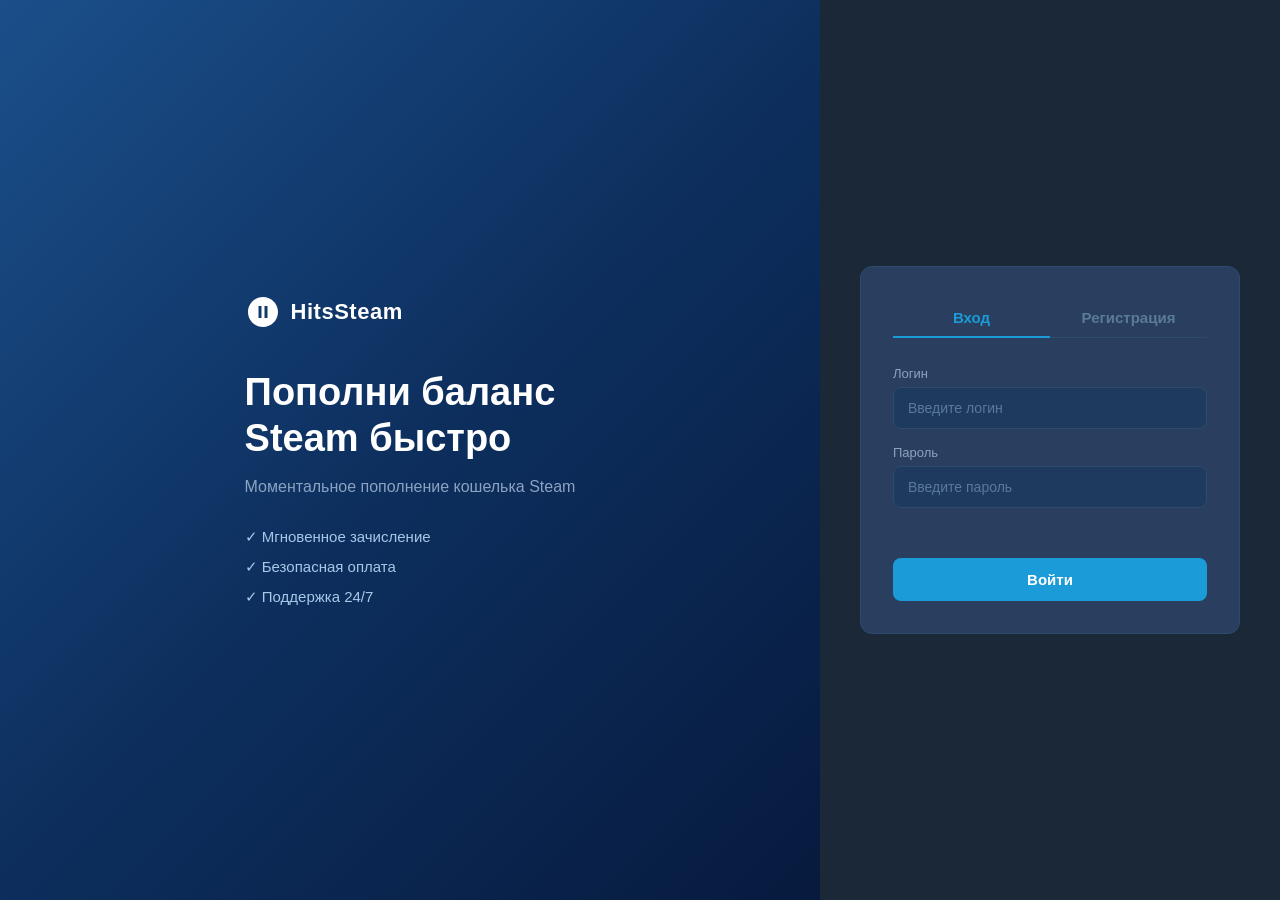
<file: client/index.html>
<!DOCTYPE html>
<html lang="ru">
<head>
    <meta charset="UTF-8">
    <meta name="viewport" content="width=device-width, initial-scale=1.0">
    <title>HitsSteam — Вход</title>
    <link rel="stylesheet" href="css/common.css">
    <link rel="stylesheet" href="css/auth.css">
</head>
<body>
<div class="auth-wrapper">
    <!-- Левая панель -->
    <div class="auth-left">
        <div class="auth-left__content">
            <div class="logo">
                <svg class="logo__icon" viewBox="0 0 24 24" fill="white">
                    <path d="M12 2C6.48 2 2 6.48 2 12s4.48 10 10 10 10-4.48 10-10S17.52 2 12 2zm-1 14H9V8h2v8zm4 0h-2V8h2v8z"/>
                </svg>
                <span class="logo__text">HitsSteam</span>
            </div>
            <h1 class="auth-left__title">Пополни баланс<br>Steam быстро</h1>
            <p class="auth-left__subtitle">Моментальное пополнение кошелька Steam</p>
            <ul class="auth-left__features">
                <li>✓ Мгновенное зачисление</li>
                <li>✓ Безопасная оплата</li>
                <li>✓ Поддержка 24/7</li>
            </ul>
        </div>
    </div>

    <!-- Правая панель -->
    <div class="auth-right">
        <div class="auth-card">
            <div class="auth-tabs">
                <button class="auth-tab active" onclick="switchTab('login')">Вход</button>
                <button class="auth-tab" onclick="switchTab('register')">Регистрация</button>
            </div>

            <!-- Форма входа -->
            <div id="login-form">
                <div class="form-group">
                    <label>Логин</label>
                    <input type="text" id="login-username" placeholder="Введите логин">
                </div>
                <div class="form-group">
                    <label>Пароль</label>
                    <input type="password" id="login-password" placeholder="Введите пароль">
                </div>
                <div id="login-error" class="form-error"></div>
                <button class="btn-primary" onclick="handleLogin()">Войти</button>
            </div>

            <!-- Форма регистрации -->
            <div id="register-form" style="display:none">
                <div class="form-group">
                    <label>Логин</label>
                    <input type="text" id="reg-username" placeholder="Придумайте логин">
                </div>
                <div class="form-group">
                    <label>Email</label>
                    <input type="email" id="reg-email" placeholder="Введите email">
                </div>
                <div class="form-group">
                    <label>Пароль</label>
                    <input type="password" id="reg-password" placeholder="Придумайте пароль">
                </div>
                <div id="register-error" class="form-error"></div>
                <button class="btn-primary" onclick="handleRegister()">Зарегистрироваться</button>
            </div>
        </div>
    </div>
</div>

<script src="js/api.js"></script>
<script src="js/auth.js"></script>
</body>
</html>
</file>
<file: client/css/common.css>
/* css/common.css */

*, *::before, *::after {
    box-sizing: border-box;
    margin: 0;
    padding: 0;
}

:root {
    --bg-dark:        #1b2838;
    --bg-card:        #2a3f5f;
    --bg-input:       #1e3a5f;
    --bg-input-hover: #254970;
    --accent-blue:    #1b9bd8;
    --accent-yellow:  #f5c518;
    --accent-green:   #4caf50;
    --text-primary:   #ffffff;
    --text-secondary: #8ba3c1;
    --text-muted:     #5a7a9a;
    --border:         #2e4a6e;
    --error:          #e74c3c;
    --success:        #2ecc71;
    --radius:         12px;
    --radius-sm:      8px;
}

body {
    background-color: var(--bg-dark);
    color: var(--text-primary);
    font-family: 'Segoe UI', Arial, sans-serif;
    min-height: 100vh;
}

.logo {
    display: flex;
    align-items: center;
    gap: 10px;
}

.logo__icon {
    width: 36px;
    height: 36px;
}

.logo__text {
    font-size: 22px;
    font-weight: 700;
    color: var(--text-primary);
    letter-spacing: 0.5px;
}

.form-group {
    display: flex;
    flex-direction: column;
    gap: 6px;
    margin-bottom: 16px;
}

.form-group label {
    font-size: 13px;
    color: var(--text-secondary);
    font-weight: 500;
}

input[type="text"],
input[type="email"],
input[type="password"],
input[type="number"] {
    background: var(--bg-input);
    border: 1px solid var(--border);
    border-radius: var(--radius-sm);
    color: var(--text-primary);
    font-size: 14px;
    padding: 12px 14px;
    outline: none;
    transition: border-color 0.2s;
    width: 100%;
}

input:focus {
    border-color: var(--accent-blue);
}

input::placeholder {
    color: var(--text-muted);
}

.btn-primary {
    width: 100%;
    padding: 13px;
    background: var(--accent-blue);
    color: white;
    border: none;
    border-radius: var(--radius-sm);
    font-size: 15px;
    font-weight: 600;
    cursor: pointer;
    transition: background 0.2s;
    margin-top: 8px;
}

.btn-primary:hover {
    background: #1587c0;
}

.form-error {
    color: var(--error);
    font-size: 13px;
    min-height: 18px;
    margin-bottom: 8px;
}

.form-success {
    color: var(--success);
    font-size: 13px;
    min-height: 18px;
    margin-bottom: 8px;
}
</file>
<file: client/css/auth.css>
/* css/auth.css */

.auth-wrapper {
    display: flex;
    min-height: 100vh;
}

.auth-left {
    flex: 1;
    background: linear-gradient(135deg, #1b4f8a 0%, #0d2f5e 50%, #071a3e 100%);
    display: flex;
    align-items: center;
    justify-content: center;
    padding: 40px;
}

.auth-left__content {
    max-width: 420px;
}

.auth-left .logo {
    margin-bottom: 40px;
}

.auth-left__title {
    font-size: 38px;
    font-weight: 800;
    line-height: 1.2;
    margin-bottom: 16px;
    color: var(--text-primary);
}

.auth-left__subtitle {
    font-size: 16px;
    color: var(--text-secondary);
    margin-bottom: 32px;
}

.auth-left__features {
    list-style: none;
    display: flex;
    flex-direction: column;
    gap: 12px;
}

.auth-left__features li {
    font-size: 15px;
    color: #a8c8e8;
    display: flex;
    align-items: center;
    gap: 8px;
}

.auth-right {
    width: 460px;
    display: flex;
    align-items: center;
    justify-content: center;
    padding: 40px;
    background: var(--bg-dark);
}

.auth-card {
    width: 100%;
    background: var(--bg-card);
    border-radius: var(--radius);
    padding: 32px;
    border: 1px solid var(--border);
}

.auth-tabs {
    display: flex;
    margin-bottom: 28px;
    border-bottom: 1px solid var(--border);
}

.auth-tab {
    flex: 1;
    background: none;
    border: none;
    color: var(--text-muted);
    font-size: 15px;
    font-weight: 600;
    padding: 10px;
    cursor: pointer;
    border-bottom: 2px solid transparent;
    transition: all 0.2s;
    margin-bottom: -1px;
}

.auth-tab.active {
    color: var(--accent-blue);
    border-bottom-color: var(--accent-blue);
}

.auth-tab:hover:not(.active) {
    color: var(--text-secondary);
}

@media (max-width: 768px) {
    .auth-wrapper {
        flex-direction: column;
    }

    .auth-left {
        padding: 40px 24px;
        min-height: 220px;
    }

    .auth-left__title {
        font-size: 26px;
    }

    .auth-right {
        width: 100%;
        padding: 24px;
    }
}
</file>
<file: client/css/dashboard.css>
/* css/dashboard.css */

body{
    height: 100%;
    width: 100%;

    display: flex;
    align-items: center;
    justify-content: center;

    background: radial-gradient(ellipse at bottom right, #1b3a5e 0%, var(--bg-dark) 60%);
}

.page-wrapper {
    min-height: 100vh;
    display: flex;
    align-items: center;
    justify-content: center;
    padding: 40px 20px;
}

.main-card {
    width: 100%;
    max-width: 900px;
    background: #1e2d40;
    border-radius: var(--radius);
    border: 1px solid var(--border);
    overflow: hidden;
}

.main-card__header {
    background: linear-gradient(135deg, #1b4f8a 0%, #0d2f5e 100%);
    padding: 20px 28px;
    display: flex;
    align-items: center;
    justify-content: space-between;
}

.header-left {
    display: flex;
    align-items: center;
    gap: 16px;
}

.header-info h2 {
    font-size: 20px;
    font-weight: 700;
}

.header-info p {
    font-size: 13px;
    color: var(--text-secondary);
    margin-top: 2px;
}

.header-right {
    display: flex;
    align-items: center;
    gap: 14px;
}

.header-username {
    font-size: 14px;
    color: var(--text-secondary);
}

.btn-logout {
    background: transparent;
    border: 1px solid var(--border);
    color: var(--text-secondary);
    padding: 6px 14px;
    border-radius: var(--radius-sm);
    cursor: pointer;
    font-size: 13px;
    transition: all 0.2s;
}

.btn-logout:hover {
    border-color: var(--accent-blue);
    color: var(--text-primary);
}

.main-card__badges {
    background: #172336;
    padding: 10px 28px;
    display: flex;
    align-items: center;
    gap: 20px;
}

.badge {
    font-size: 13px;
    font-weight: 500;
    padding: 4px 12px;
    border-radius: 20px;
}

.badge--green {
    background: rgba(76, 175, 80, 0.15);
    color: var(--accent-green);
    border: 1px solid rgba(76, 175, 80, 0.3);
}

.badge--dark {
    color: var(--text-secondary);
}

.main-card__body {
    display: flex;
    gap: 0;
}

.left-panel {
    flex: 1;
    padding: 28px;
    border-right: 1px solid var(--border);
}

.section {
    margin-bottom: 28px;
}

.section__label {
    font-size: 14px;
    font-weight: 600;
    color: var(--text-secondary);
    margin-bottom: 10px;
}

.steam-input-wrapper,
.amount-input-wrapper {
    display: flex;
    align-items: center;
    background: var(--bg-input);
    border: 1px solid var(--border);
    border-radius: var(--radius-sm);
    padding: 0 12px;
    gap: 8px;
    transition: border-color 0.2s;
}

.steam-input-wrapper:focus-within,
.amount-input-wrapper:focus-within {
    border-color: var(--accent-blue);
}

.steam-input-wrapper input,
.amount-input-wrapper input {
    background: transparent;
    border: none;
    flex: 1;
    padding: 12px 0;
}

.steam-icon {
    width: 20px;
    height: 20px;
    flex-shrink: 0;
}

.clear-btn {
    background: none;
    border: none;
    color: var(--text-muted);
    cursor: pointer;
    font-size: 14px;
    padding: 4px;
    transition: color 0.2s;
}

.clear-btn:hover {
    color: var(--text-primary);
}

.hint {
    font-size: 12px;
    color: var(--accent-blue);
    cursor: pointer;
    margin-top: 8px;
    display: inline-block;
}

.amount-presets {
    display: flex;
    gap: 8px;
    margin-top: 10px;
}

.preset {
    flex: 1;
    padding: 8px;
    background: var(--bg-input);
    border: 1px solid var(--border);
    border-radius: var(--radius-sm);
    color: var(--text-secondary);
    font-size: 13px;
    cursor: pointer;
    transition: all 0.2s;
}

.preset:hover,
.preset.active {
    border-color: var(--accent-blue);
    color: var(--text-primary);
    background: var(--bg-input-hover);
}

.right-panel {
    width: 320px;
    padding: 28px;
}

.payment-block {
    display: flex;
    flex-direction: column;
    gap: 16px;
}

.total-row {
    display: flex;
    justify-content: space-between;
    align-items: center;
    font-size: 15px;
    color: var(--text-secondary);
}

.total-amount {
    font-size: 22px;
    font-weight: 700;
    color: var(--accent-yellow);
}

.card-form {
    display: flex;
    flex-direction: column;
    gap: 10px;
}

.card-form input {
    padding: 10px 12px;
    font-size: 13px;
}

.card-form .card-row {
    display: flex;
    gap: 10px;
}

.card-form .card-row input {
    flex: 1;
}

.saved-card {
    background: var(--bg-input);
    border: 1px solid var(--border);
    border-radius: var(--radius-sm);
    padding: 14px;
    display: flex;
    align-items: center;
    justify-content: space-between;
}

.saved-card__info {
    display: flex;
    flex-direction: column;
    gap: 4px;
}

.saved-card__number {
    font-size: 14px;
    font-weight: 600;
    letter-spacing: 1px;
}

.saved-card__name {
    font-size: 12px;
    color: var(--text-muted);
}

.btn-pay {
    width: 100%;
    padding: 14px;
    background: var(--accent-yellow);
    color: #1a1a1a;
    border: none;
    border-radius: var(--radius-sm);
    font-size: 16px;
    font-weight: 700;
    cursor: pointer;
    transition: background 0.2s;
}

.btn-pay:hover {
    background: #e0b000;
}

.btn-pay:disabled {
    background: #5a5a3a;
    color: #888;
    cursor: not-allowed;
}

.terms {
    font-size: 11px;
    color: var(--text-muted);
    text-align: center;
    line-height: 1.5;
}

.terms a {
    color: var(--accent-blue);
    text-decoration: none;
}

@media (max-width: 700px) {
    .main-card__body {
        flex-direction: column;
    }

    .left-panel {
        border-right: none;
        border-bottom: 1px solid var(--border);
    }

    .right-panel {
        width: 100%;
    }
}

.card-list {
    display: flex;
    flex-direction: column;
    gap: 8px;
}

.card-list-item {
    display: flex;
    align-items: center;
    justify-content: space-between;
    background: var(--bg-input);
    border: 1px solid var(--border);
    border-radius: var(--radius-sm);
    padding: 12px 14px;
    cursor: pointer;
    transition: border-color 0.2s, background 0.2s;
}

.card-list-item:hover {
    border-color: var(--accent-blue);
    background: var(--bg-input-hover);
}

.card-list-item__info {
    display: flex;
    flex-direction: column;
    gap: 3px;
}

.card-list-item__number {
    font-size: 14px;
    font-weight: 600;
    letter-spacing: 1px;
}

.card-list-item__name {
    font-size: 12px;
    color: var(--text-muted);
}

.card-list-add {
    font-size: 13px;
    color: var(--accent-blue);
    cursor: pointer;
    padding: 10px 14px;
    border: 1px dashed var(--border);
    border-radius: var(--radius-sm);
    text-align: center;
    transition: border-color 0.2s;
}

.card-list-add:hover {
    border-color: var(--accent-blue);
}

.card-detail {
    background: var(--bg-input);
    border: 1px solid var(--border);
    border-radius: var(--radius-sm);
    padding: 16px;
    position: relative;
}

.card-detail__back {
    position: absolute;
    top: 10px;
    right: 10px;
    background: none;
    border: none;
    color: var(--text-muted);
    cursor: pointer;
    font-size: 16px;
    transition: color 0.2s;
}

.card-detail__back:hover {
    color: var(--text-primary);
}

.card-detail__row {
    display: flex;
    justify-content: space-between;
    align-items: center;
    padding: 8px 0;
    border-bottom: 1px solid var(--border);
}

.card-detail__row:last-child {
    border-bottom: none;
}

.card-detail__label {
    font-size: 12px;
    color: var(--text-muted);
}

.card-detail__value {
    font-size: 14px;
    font-weight: 600;
    letter-spacing: 0.5px;
}

/* Кнопка отмены */
.btn-cancel {
    width: 100%;
    padding: 10px;
    background: transparent;
    border: 1px solid var(--border);
    border-radius: var(--radius-sm);
    color: var(--text-secondary);
    font-size: 14px;
    cursor: pointer;
    transition: all 0.2s;
    margin-top: 4px;
}

.btn-cancel:hover {
    border-color: var(--accent-blue);
    color: var(--text-primary);
}

.dashboard-tabs {
    display: flex;
    border-bottom: 1px solid var(--border);
    background: #172336;
    padding: 0 28px;
}

.dashboard-tab {
    background: none;
    border: none;
    color: var(--text-muted);
    font-size: 14px;
    font-weight: 600;
    padding: 14px 20px;
    cursor: pointer;
    border-bottom: 2px solid transparent;
    margin-bottom: -1px;
    transition: all 0.2s;
}

.dashboard-tab.active {
    color: var(--accent-blue);
    border-bottom-color: var(--accent-blue);
}

.dashboard-tab:hover:not(.active) {
    color: var(--text-secondary);
}

.transfer-panel {
    padding: 28px;
    max-width: 500px;
}

.search-result-item {
    display: flex;
    align-items: center;
    justify-content: space-between;
    background: var(--bg-input);
    border: 1px solid var(--border);
    border-radius: var(--radius-sm);
    padding: 12px 16px;
    margin-bottom: 8px;
    transition: border-color 0.2s;
}

.search-result-item:hover {
    border-color: var(--accent-blue);
}

.search-result-item__info {
    display: flex;
    flex-direction: column;
    gap: 3px;
}

.search-result-item__username {
    font-size: 14px;
    font-weight: 600;
}

.search-result-item__email {
    font-size: 12px;
    color: var(--text-muted);
}

.btn-transfer {
    padding: 8px 16px;
    background: var(--accent-blue);
    border: none;
    border-radius: var(--radius-sm);
    color: white;
    font-size: 13px;
    font-weight: 600;
    cursor: pointer;
    transition: background 0.2s;
}

.btn-transfer:hover {
    background: #1587c0;
}

.search-empty {
    text-align: center;
    color: var(--text-muted);
    font-size: 14px;
    padding: 24px;
}
</file>
